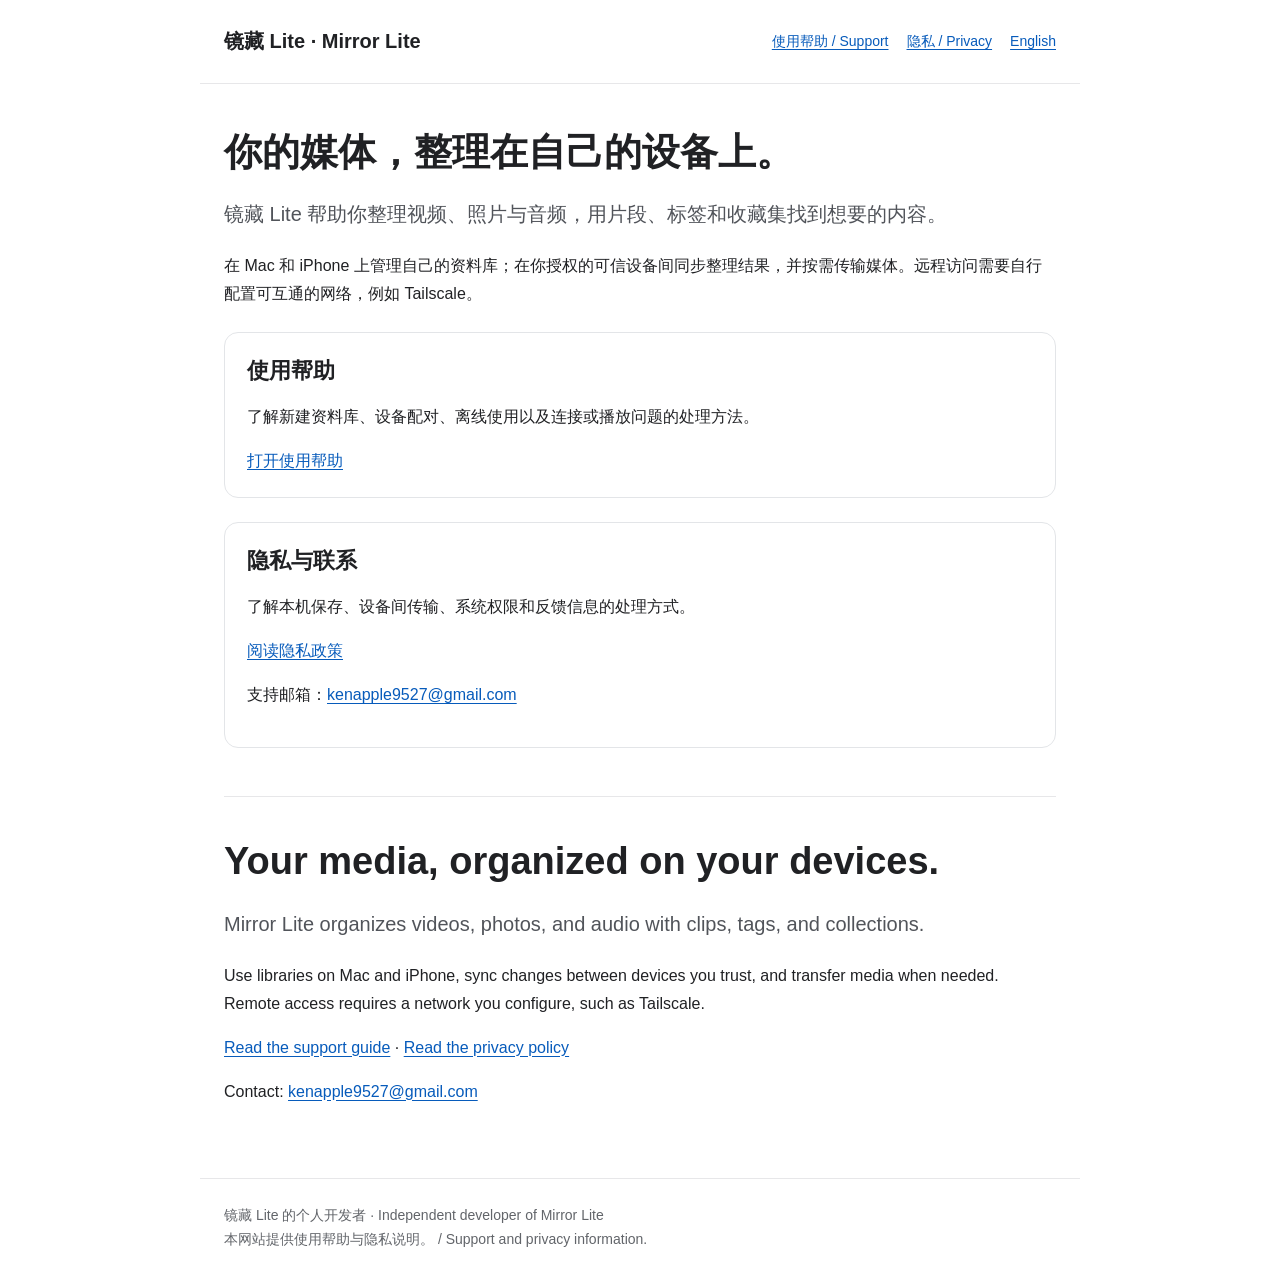
<file: docs/index.html>
<!doctype html>
<html lang="zh-CN"><head><meta charset="utf-8"><meta name="viewport" content="width=device-width, initial-scale=1"><title>镜藏 Lite · 帮助与隐私 / Mirror Lite Support</title><meta name="description" content="镜藏 Lite 的使用帮助、隐私政策与支持联系方式。Mirror Lite support and privacy information."><link rel="stylesheet" href="site.css"></head>
<body><header><a class="brand" href="index.html">镜藏 Lite · Mirror Lite</a><nav aria-label="导航"><a href="support.html">使用帮助 / Support</a><a href="privacy.html">隐私 / Privacy</a><a href="#english" lang="en">English</a></nav></header>
<main><h1>你的媒体，整理在自己的设备上。</h1><p class="lead">镜藏 Lite 帮助你整理视频、照片与音频，用片段、标签和收藏集找到想要的内容。</p><p>在 Mac 和 iPhone 上管理自己的资料库；在你授权的可信设备间同步整理结果，并按需传输媒体。远程访问需要自行配置可互通的网络，例如 Tailscale。</p>
<div class="card"><h2>使用帮助</h2><p>了解新建资料库、设备配对、离线使用以及连接或播放问题的处理方法。</p><a href="support.html">打开使用帮助</a></div>
<div class="card"><h2>隐私与联系</h2><p>了解本机保存、设备间传输、系统权限和反馈信息的处理方式。</p><p><a href="privacy.html">阅读隐私政策</a></p><p>支持邮箱：<a href="mailto:kenapple9527@gmail.com">kenapple9527@gmail.com</a></p></div>
<section id="english" class="language" lang="en"><h1>Your media, organized on your devices.</h1><p class="lead">Mirror Lite organizes videos, photos, and audio with clips, tags, and collections.</p><p>Use libraries on Mac and iPhone, sync changes between devices you trust, and transfer media when needed. Remote access requires a network you configure, such as Tailscale.</p><p><a href="support.html#english">Read the support guide</a> · <a href="privacy.html#english">Read the privacy policy</a></p><p>Contact: <a href="mailto:kenapple9527@gmail.com">kenapple9527@gmail.com</a></p></section></main>
<footer>镜藏 Lite 的个人开发者 · Independent developer of Mirror Lite<br>本网站提供使用帮助与隐私说明。 / Support and privacy information.</footer></body></html>
</file>
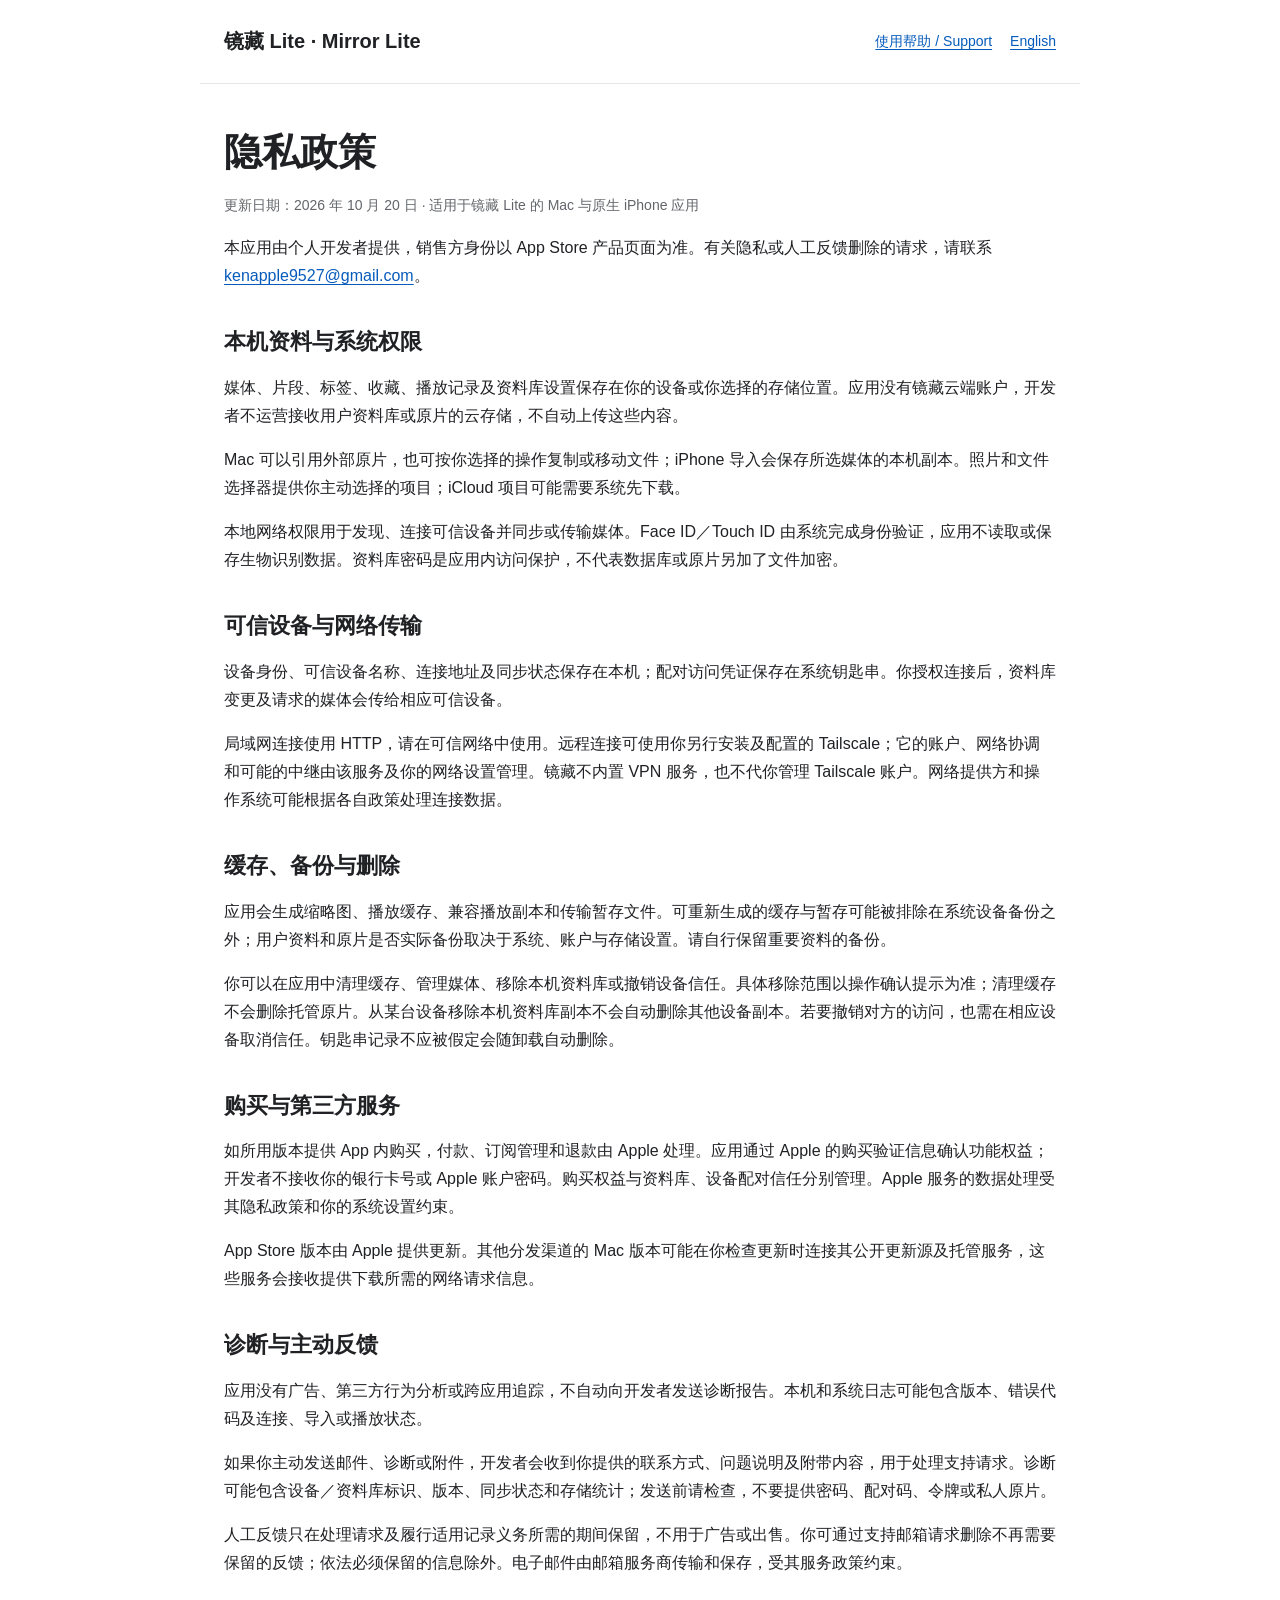
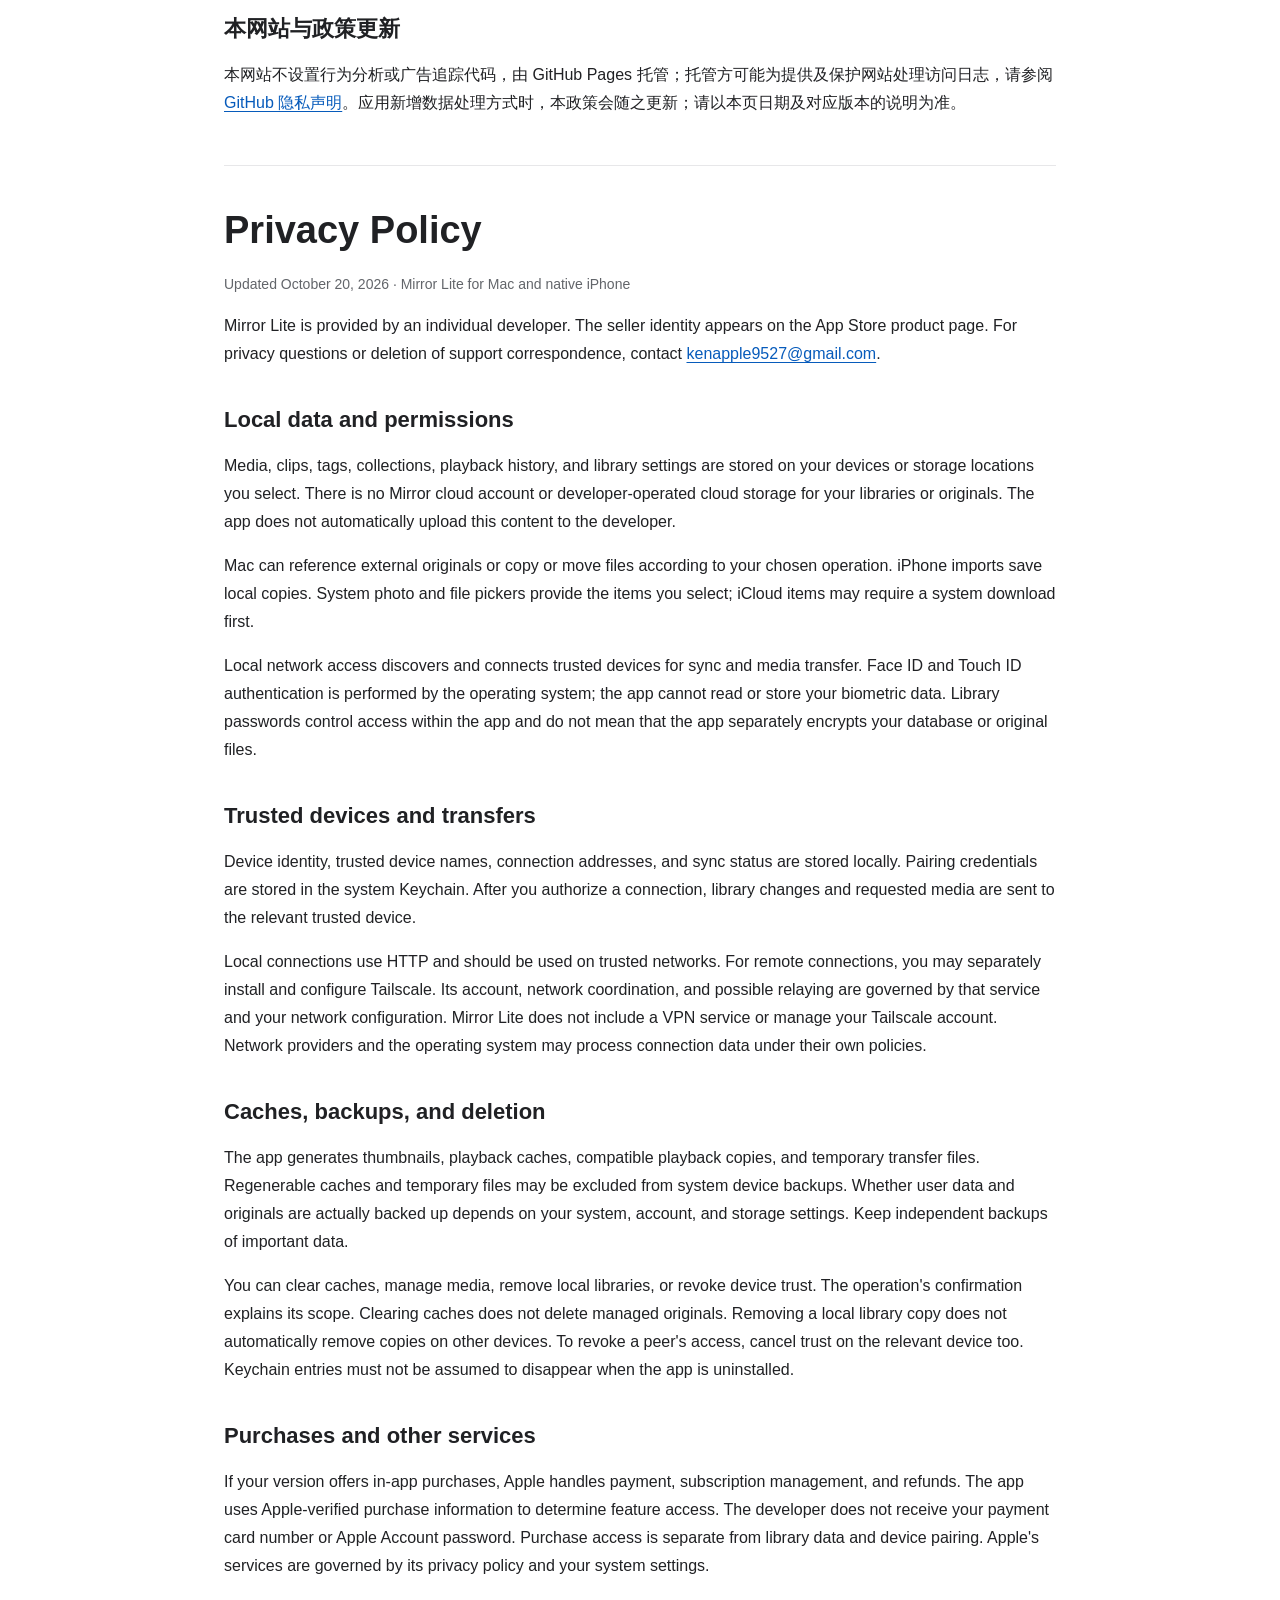
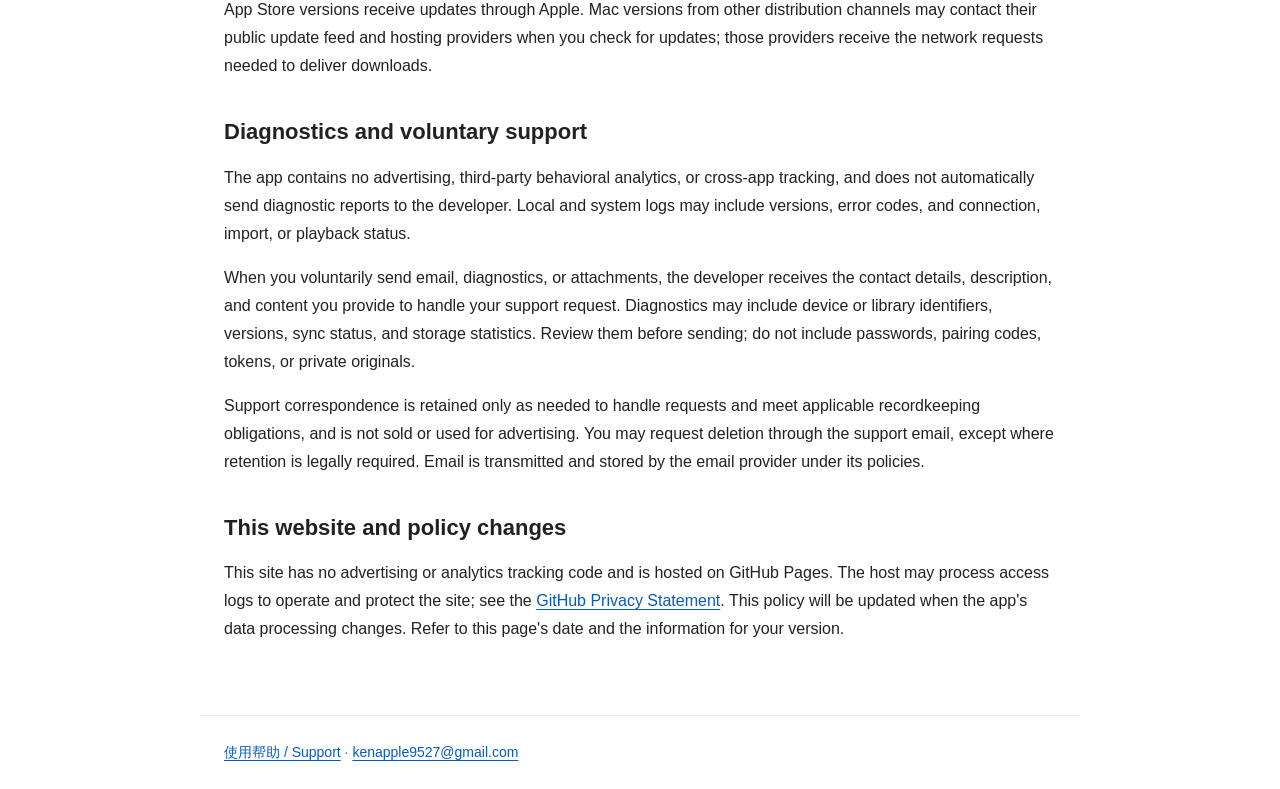
<file: docs/privacy.html>
<!doctype html>
<html lang="zh-CN"><head><meta charset="utf-8"><meta name="viewport" content="width=device-width, initial-scale=1"><title>隐私政策 / Privacy Policy · 镜藏 Lite</title><link rel="stylesheet" href="site.css"></head>
<body><header><a class="brand" href="index.html">镜藏 Lite · Mirror Lite</a><nav aria-label="导航"><a href="support.html">使用帮助 / Support</a><a href="#english" lang="en">English</a></nav></header>
<main><h1>隐私政策</h1><p class="muted">更新日期：2026 年 10 月 20 日 · 适用于镜藏 Lite 的 Mac 与原生 iPhone 应用</p><p>本应用由个人开发者提供，销售方身份以 App Store 产品页面为准。有关隐私或人工反馈删除的请求，请联系 <a href="mailto:kenapple9527@gmail.com">kenapple9527@gmail.com</a>。</p>
<h2>本机资料与系统权限</h2><p>媒体、片段、标签、收藏、播放记录及资料库设置保存在你的设备或你选择的存储位置。应用没有镜藏云端账户，开发者不运营接收用户资料库或原片的云存储，不自动上传这些内容。</p><p>Mac 可以引用外部原片，也可按你选择的操作复制或移动文件；iPhone 导入会保存所选媒体的本机副本。照片和文件选择器提供你主动选择的项目；iCloud 项目可能需要系统先下载。</p><p>本地网络权限用于发现、连接可信设备并同步或传输媒体。Face ID／Touch ID 由系统完成身份验证，应用不读取或保存生物识别数据。资料库密码是应用内访问保护，不代表数据库或原片另加了文件加密。</p>
<h2>可信设备与网络传输</h2><p>设备身份、可信设备名称、连接地址及同步状态保存在本机；配对访问凭证保存在系统钥匙串。你授权连接后，资料库变更及请求的媒体会传给相应可信设备。</p><p>局域网连接使用 HTTP，请在可信网络中使用。远程连接可使用你另行安装及配置的 Tailscale；它的账户、网络协调和可能的中继由该服务及你的网络设置管理。镜藏不内置 VPN 服务，也不代你管理 Tailscale 账户。网络提供方和操作系统可能根据各自政策处理连接数据。</p>
<h2>缓存、备份与删除</h2><p>应用会生成缩略图、播放缓存、兼容播放副本和传输暂存文件。可重新生成的缓存与暂存可能被排除在系统设备备份之外；用户资料和原片是否实际备份取决于系统、账户与存储设置。请自行保留重要资料的备份。</p><p>你可以在应用中清理缓存、管理媒体、移除本机资料库或撤销设备信任。具体移除范围以操作确认提示为准；清理缓存不会删除托管原片。从某台设备移除本机资料库副本不会自动删除其他设备副本。若要撤销对方的访问，也需在相应设备取消信任。钥匙串记录不应被假定会随卸载自动删除。</p>
<h2>购买与第三方服务</h2><p>如所用版本提供 App 内购买，付款、订阅管理和退款由 Apple 处理。应用通过 Apple 的购买验证信息确认功能权益；开发者不接收你的银行卡号或 Apple 账户密码。购买权益与资料库、设备配对信任分别管理。Apple 服务的数据处理受其隐私政策和你的系统设置约束。</p><p>App Store 版本由 Apple 提供更新。其他分发渠道的 Mac 版本可能在你检查更新时连接其公开更新源及托管服务，这些服务会接收提供下载所需的网络请求信息。</p>
<h2>诊断与主动反馈</h2><p>应用没有广告、第三方行为分析或跨应用追踪，不自动向开发者发送诊断报告。本机和系统日志可能包含版本、错误代码及连接、导入或播放状态。</p><p>如果你主动发送邮件、诊断或附件，开发者会收到你提供的联系方式、问题说明及附带内容，用于处理支持请求。诊断可能包含设备／资料库标识、版本、同步状态和存储统计；发送前请检查，不要提供密码、配对码、令牌或私人原片。</p><p>人工反馈只在处理请求及履行适用记录义务所需的期间保留，不用于广告或出售。你可通过支持邮箱请求删除不再需要保留的反馈；依法必须保留的信息除外。电子邮件由邮箱服务商传输和保存，受其服务政策约束。</p>
<h2>本网站与政策更新</h2><p>本网站不设置行为分析或广告追踪代码，由 GitHub Pages 托管；托管方可能为提供及保护网站处理访问日志，请参阅 <a href="https://docs.github.com/en/site-policy/privacy-policies/github-general-privacy-statement">GitHub 隐私声明</a>。应用新增数据处理方式时，本政策会随之更新；请以本页日期及对应版本的说明为准。</p>
<section id="english" class="language" lang="en"><h1>Privacy Policy</h1><p class="muted">Updated October 20, 2026 · Mirror Lite for Mac and native iPhone</p><p>Mirror Lite is provided by an individual developer. The seller identity appears on the App Store product page. For privacy questions or deletion of support correspondence, contact <a href="mailto:kenapple9527@gmail.com">kenapple9527@gmail.com</a>.</p>
<h2>Local data and permissions</h2><p>Media, clips, tags, collections, playback history, and library settings are stored on your devices or storage locations you select. There is no Mirror cloud account or developer-operated cloud storage for your libraries or originals. The app does not automatically upload this content to the developer.</p><p>Mac can reference external originals or copy or move files according to your chosen operation. iPhone imports save local copies. System photo and file pickers provide the items you select; iCloud items may require a system download first.</p><p>Local network access discovers and connects trusted devices for sync and media transfer. Face ID and Touch ID authentication is performed by the operating system; the app cannot read or store your biometric data. Library passwords control access within the app and do not mean that the app separately encrypts your database or original files.</p>
<h2>Trusted devices and transfers</h2><p>Device identity, trusted device names, connection addresses, and sync status are stored locally. Pairing credentials are stored in the system Keychain. After you authorize a connection, library changes and requested media are sent to the relevant trusted device.</p><p>Local connections use HTTP and should be used on trusted networks. For remote connections, you may separately install and configure Tailscale. Its account, network coordination, and possible relaying are governed by that service and your network configuration. Mirror Lite does not include a VPN service or manage your Tailscale account. Network providers and the operating system may process connection data under their own policies.</p>
<h2>Caches, backups, and deletion</h2><p>The app generates thumbnails, playback caches, compatible playback copies, and temporary transfer files. Regenerable caches and temporary files may be excluded from system device backups. Whether user data and originals are actually backed up depends on your system, account, and storage settings. Keep independent backups of important data.</p><p>You can clear caches, manage media, remove local libraries, or revoke device trust. The operation's confirmation explains its scope. Clearing caches does not delete managed originals. Removing a local library copy does not automatically remove copies on other devices. To revoke a peer's access, cancel trust on the relevant device too. Keychain entries must not be assumed to disappear when the app is uninstalled.</p>
<h2>Purchases and other services</h2><p>If your version offers in-app purchases, Apple handles payment, subscription management, and refunds. The app uses Apple-verified purchase information to determine feature access. The developer does not receive your payment card number or Apple Account password. Purchase access is separate from library data and device pairing. Apple's services are governed by its privacy policy and your system settings.</p><p>App Store versions receive updates through Apple. Mac versions from other distribution channels may contact their public update feed and hosting providers when you check for updates; those providers receive the network requests needed to deliver downloads.</p>
<h2>Diagnostics and voluntary support</h2><p>The app contains no advertising, third-party behavioral analytics, or cross-app tracking, and does not automatically send diagnostic reports to the developer. Local and system logs may include versions, error codes, and connection, import, or playback status.</p><p>When you voluntarily send email, diagnostics, or attachments, the developer receives the contact details, description, and content you provide to handle your support request. Diagnostics may include device or library identifiers, versions, sync status, and storage statistics. Review them before sending; do not include passwords, pairing codes, tokens, or private originals.</p><p>Support correspondence is retained only as needed to handle requests and meet applicable recordkeeping obligations, and is not sold or used for advertising. You may request deletion through the support email, except where retention is legally required. Email is transmitted and stored by the email provider under its policies.</p>
<h2>This website and policy changes</h2><p>This site has no advertising or analytics tracking code and is hosted on GitHub Pages. The host may process access logs to operate and protect the site; see the <a href="https://docs.github.com/en/site-policy/privacy-policies/github-general-privacy-statement">GitHub Privacy Statement</a>. This policy will be updated when the app's data processing changes. Refer to this page's date and the information for your version.</p></section></main>
<footer><a href="support.html">使用帮助 / Support</a> · <a href="mailto:kenapple9527@gmail.com">kenapple9527@gmail.com</a></footer></body></html>
</file>
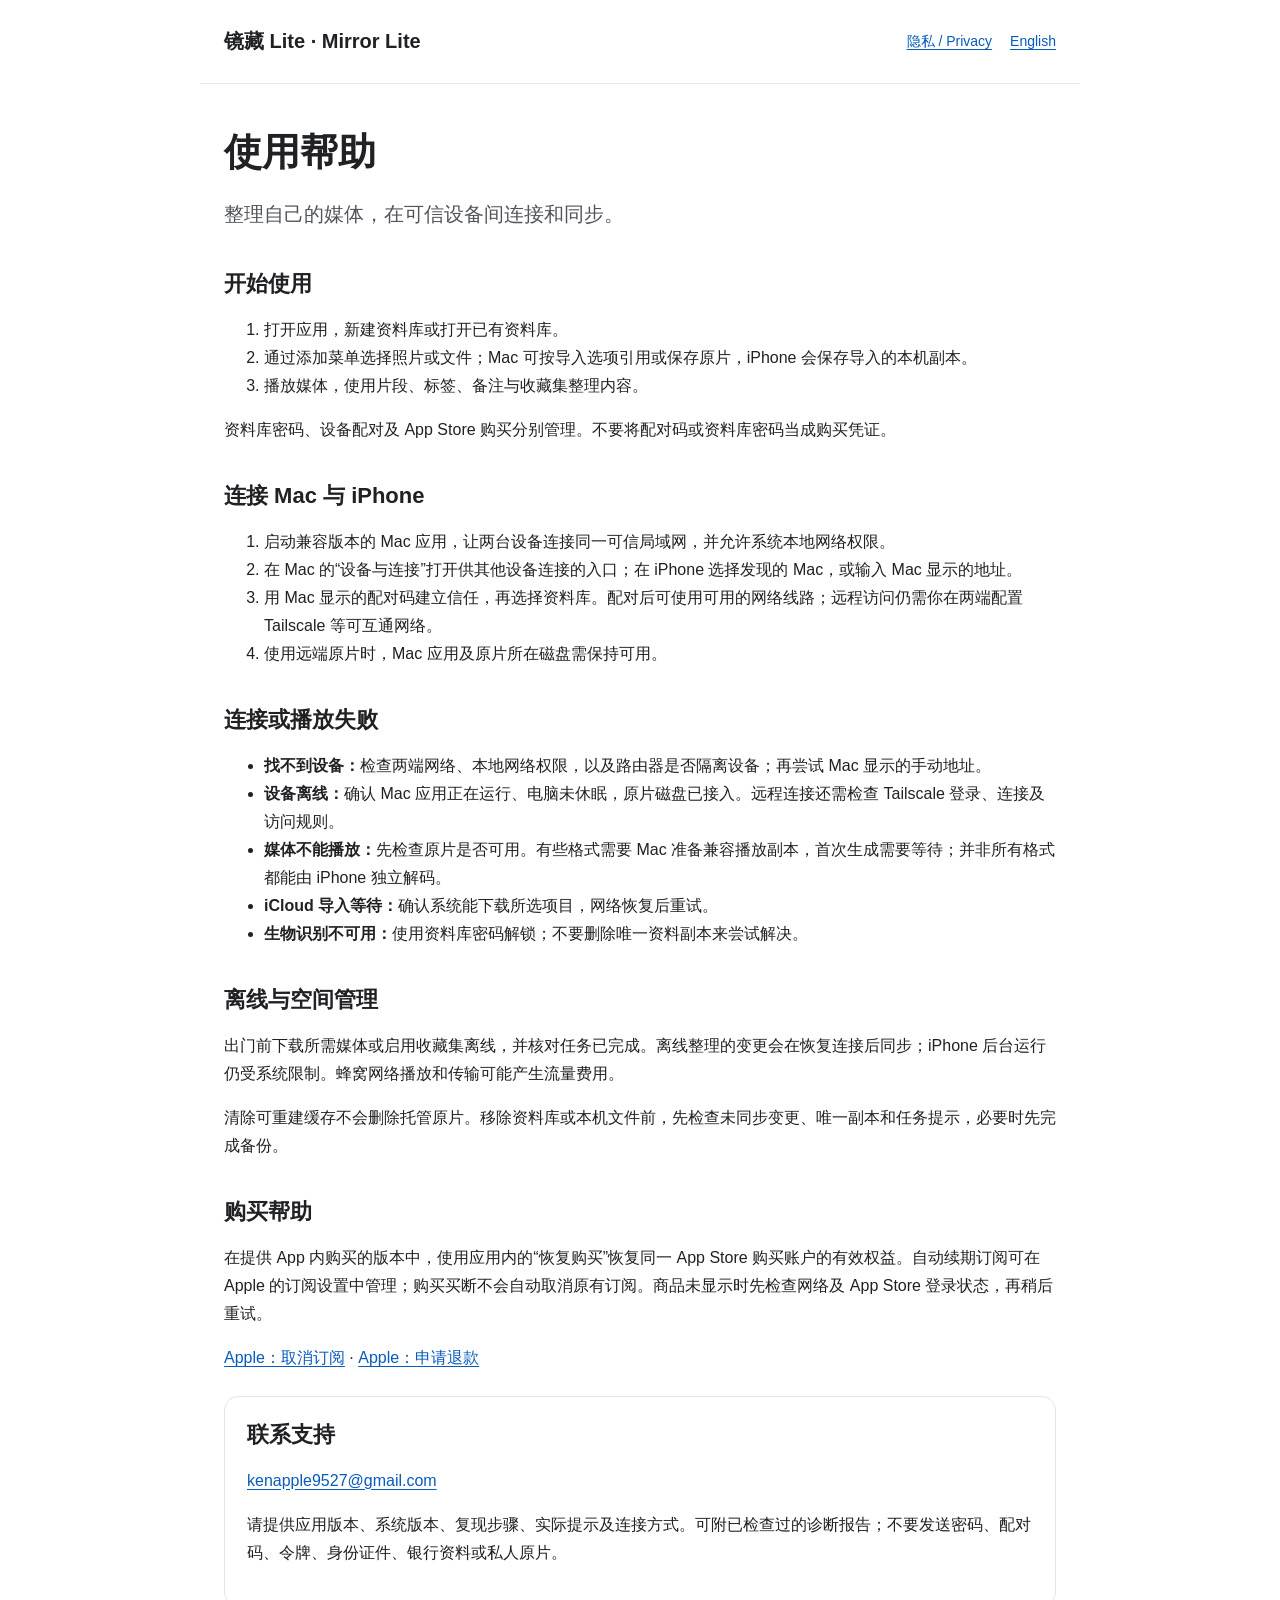
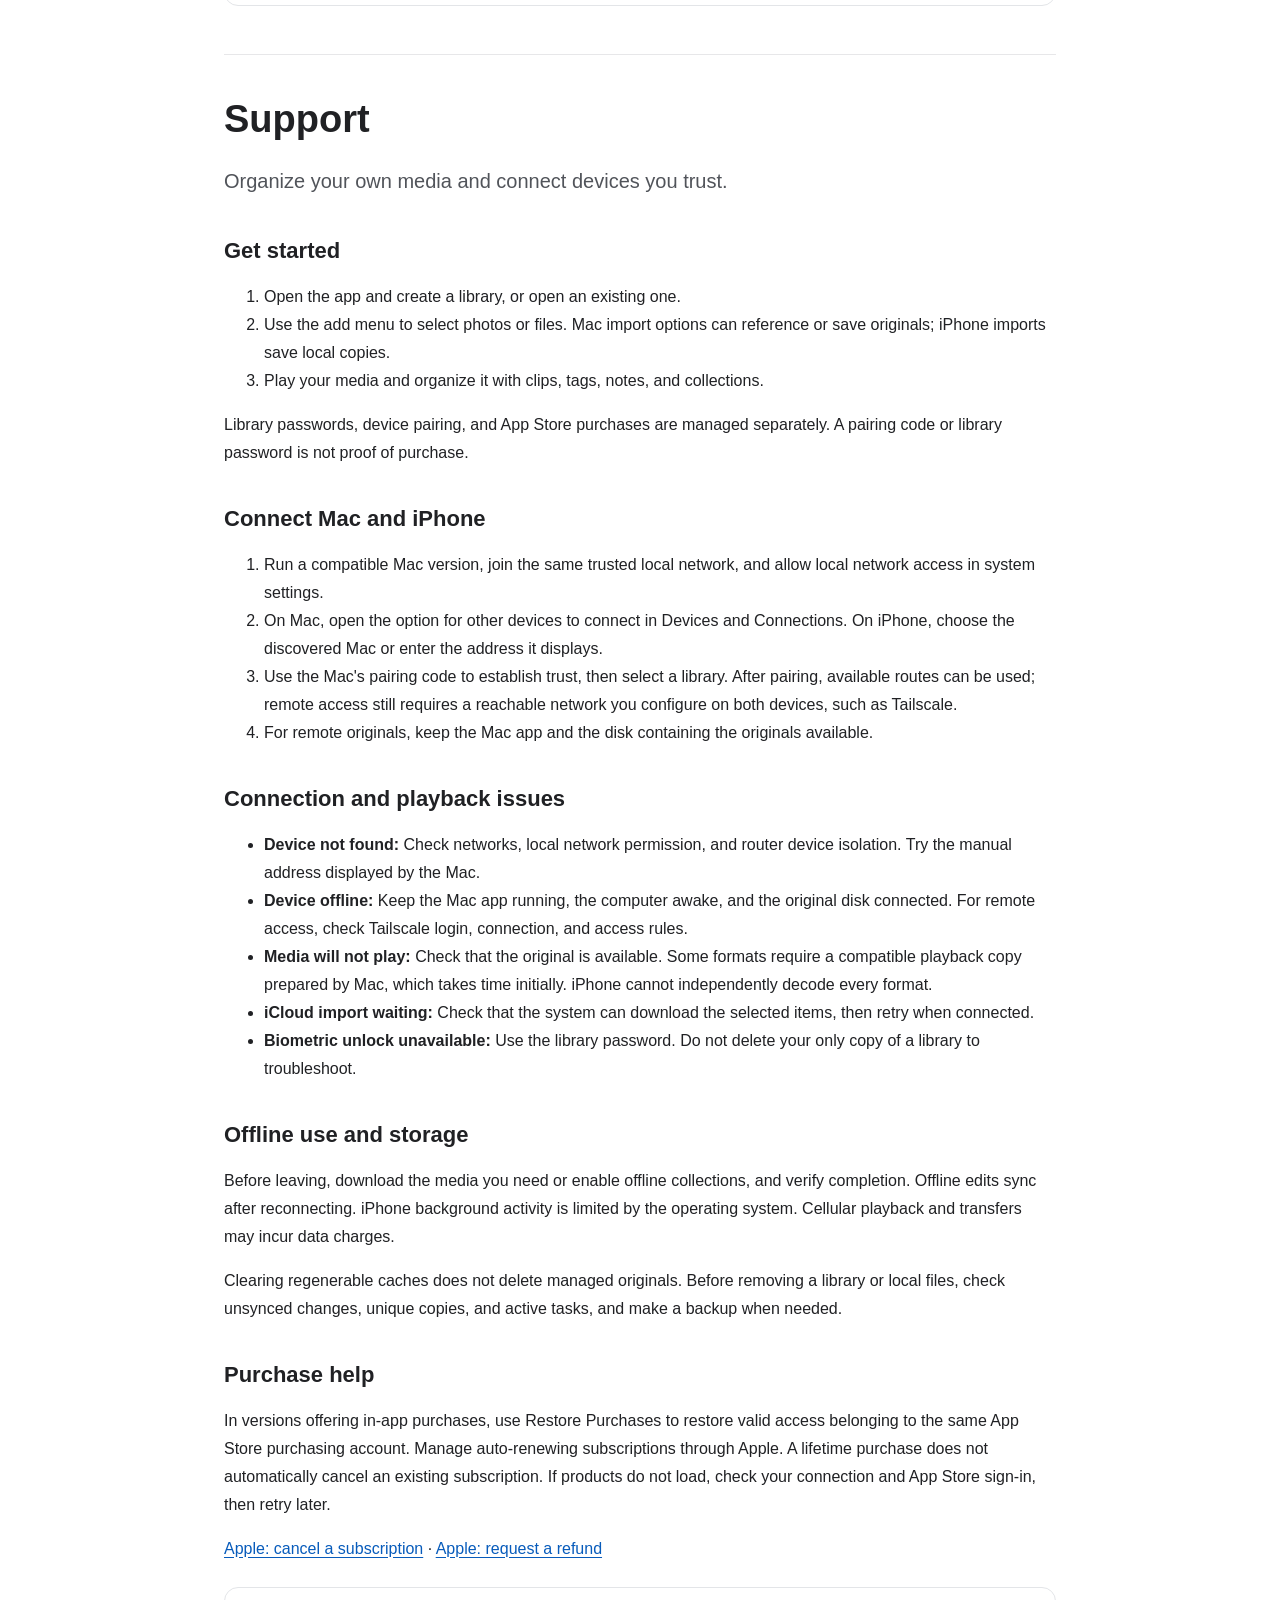
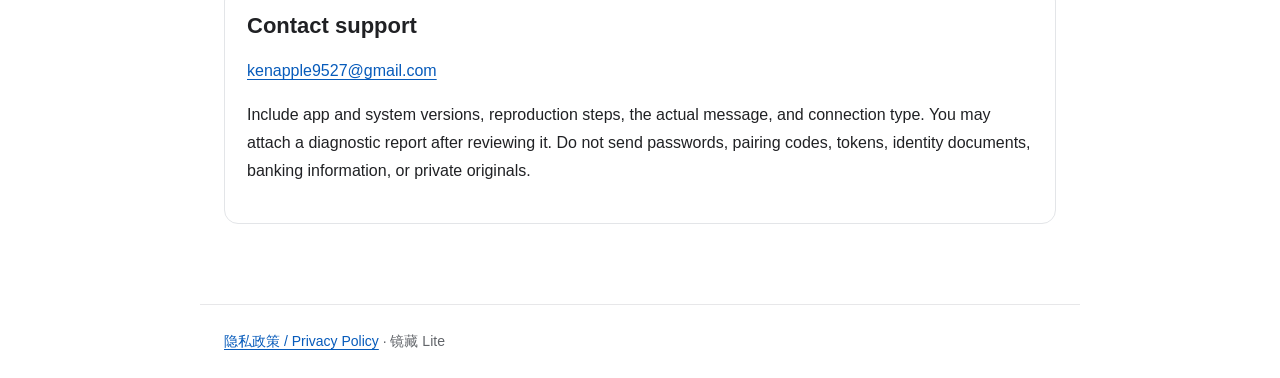
<file: docs/support.html>
<!doctype html>
<html lang="zh-CN"><head><meta charset="utf-8"><meta name="viewport" content="width=device-width, initial-scale=1"><title>使用帮助 / Support · 镜藏 Lite</title><link rel="stylesheet" href="site.css"></head>
<body><header><a class="brand" href="index.html">镜藏 Lite · Mirror Lite</a><nav aria-label="导航"><a href="privacy.html">隐私 / Privacy</a><a href="#english" lang="en">English</a></nav></header>
<main><h1>使用帮助</h1><p class="lead">整理自己的媒体，在可信设备间连接和同步。</p>
<h2>开始使用</h2><ol><li>打开应用，新建资料库或打开已有资料库。</li><li>通过添加菜单选择照片或文件；Mac 可按导入选项引用或保存原片，iPhone 会保存导入的本机副本。</li><li>播放媒体，使用片段、标签、备注与收藏集整理内容。</li></ol><p>资料库密码、设备配对及 App Store 购买分别管理。不要将配对码或资料库密码当成购买凭证。</p>
<h2>连接 Mac 与 iPhone</h2><ol><li>启动兼容版本的 Mac 应用，让两台设备连接同一可信局域网，并允许系统本地网络权限。</li><li>在 Mac 的“设备与连接”打开供其他设备连接的入口；在 iPhone 选择发现的 Mac，或输入 Mac 显示的地址。</li><li>用 Mac 显示的配对码建立信任，再选择资料库。配对后可使用可用的网络线路；远程访问仍需你在两端配置 Tailscale 等可互通网络。</li><li>使用远端原片时，Mac 应用及原片所在磁盘需保持可用。</li></ol>
<h2>连接或播放失败</h2><ul><li><strong>找不到设备：</strong>检查两端网络、本地网络权限，以及路由器是否隔离设备；再尝试 Mac 显示的手动地址。</li><li><strong>设备离线：</strong>确认 Mac 应用正在运行、电脑未休眠，原片磁盘已接入。远程连接还需检查 Tailscale 登录、连接及访问规则。</li><li><strong>媒体不能播放：</strong>先检查原片是否可用。有些格式需要 Mac 准备兼容播放副本，首次生成需要等待；并非所有格式都能由 iPhone 独立解码。</li><li><strong>iCloud 导入等待：</strong>确认系统能下载所选项目，网络恢复后重试。</li><li><strong>生物识别不可用：</strong>使用资料库密码解锁；不要删除唯一资料副本来尝试解决。</li></ul>
<h2>离线与空间管理</h2><p>出门前下载所需媒体或启用收藏集离线，并核对任务已完成。离线整理的变更会在恢复连接后同步；iPhone 后台运行仍受系统限制。蜂窝网络播放和传输可能产生流量费用。</p><p>清除可重建缓存不会删除托管原片。移除资料库或本机文件前，先检查未同步变更、唯一副本和任务提示，必要时先完成备份。</p>
<h2>购买帮助</h2><p>在提供 App 内购买的版本中，使用应用内的“恢复购买”恢复同一 App Store 购买账户的有效权益。自动续期订阅可在 Apple 的订阅设置中管理；购买买断不会自动取消原有订阅。商品未显示时先检查网络及 App Store 登录状态，再稍后重试。</p><p><a href="https://support.apple.com/118428">Apple：取消订阅</a> · <a href="https://support.apple.com/118223">Apple：申请退款</a></p>
<div class="card"><h2>联系支持</h2><p><a href="mailto:kenapple9527@gmail.com">kenapple9527@gmail.com</a></p><p>请提供应用版本、系统版本、复现步骤、实际提示及连接方式。可附已检查过的诊断报告；不要发送密码、配对码、令牌、身份证件、银行资料或私人原片。</p></div>
<section id="english" class="language" lang="en"><h1>Support</h1><p class="lead">Organize your own media and connect devices you trust.</p>
<h2>Get started</h2><ol><li>Open the app and create a library, or open an existing one.</li><li>Use the add menu to select photos or files. Mac import options can reference or save originals; iPhone imports save local copies.</li><li>Play your media and organize it with clips, tags, notes, and collections.</li></ol><p>Library passwords, device pairing, and App Store purchases are managed separately. A pairing code or library password is not proof of purchase.</p>
<h2>Connect Mac and iPhone</h2><ol><li>Run a compatible Mac version, join the same trusted local network, and allow local network access in system settings.</li><li>On Mac, open the option for other devices to connect in Devices and Connections. On iPhone, choose the discovered Mac or enter the address it displays.</li><li>Use the Mac's pairing code to establish trust, then select a library. After pairing, available routes can be used; remote access still requires a reachable network you configure on both devices, such as Tailscale.</li><li>For remote originals, keep the Mac app and the disk containing the originals available.</li></ol>
<h2>Connection and playback issues</h2><ul><li><strong>Device not found:</strong> Check networks, local network permission, and router device isolation. Try the manual address displayed by the Mac.</li><li><strong>Device offline:</strong> Keep the Mac app running, the computer awake, and the original disk connected. For remote access, check Tailscale login, connection, and access rules.</li><li><strong>Media will not play:</strong> Check that the original is available. Some formats require a compatible playback copy prepared by Mac, which takes time initially. iPhone cannot independently decode every format.</li><li><strong>iCloud import waiting:</strong> Check that the system can download the selected items, then retry when connected.</li><li><strong>Biometric unlock unavailable:</strong> Use the library password. Do not delete your only copy of a library to troubleshoot.</li></ul>
<h2>Offline use and storage</h2><p>Before leaving, download the media you need or enable offline collections, and verify completion. Offline edits sync after reconnecting. iPhone background activity is limited by the operating system. Cellular playback and transfers may incur data charges.</p><p>Clearing regenerable caches does not delete managed originals. Before removing a library or local files, check unsynced changes, unique copies, and active tasks, and make a backup when needed.</p>
<h2>Purchase help</h2><p>In versions offering in-app purchases, use Restore Purchases to restore valid access belonging to the same App Store purchasing account. Manage auto-renewing subscriptions through Apple. A lifetime purchase does not automatically cancel an existing subscription. If products do not load, check your connection and App Store sign-in, then retry later.</p><p><a href="https://support.apple.com/118428">Apple: cancel a subscription</a> · <a href="https://support.apple.com/118223">Apple: request a refund</a></p>
<div class="card"><h2>Contact support</h2><p><a href="mailto:kenapple9527@gmail.com">kenapple9527@gmail.com</a></p><p>Include app and system versions, reproduction steps, the actual message, and connection type. You may attach a diagnostic report after reviewing it. Do not send passwords, pairing codes, tokens, identity documents, banking information, or private originals.</p></div></section></main>
<footer><a href="privacy.html">隐私政策 / Privacy Policy</a> · 镜藏 Lite</footer></body></html>
</file>
<file: docs/site.css>
:root { color-scheme: light; font-family: -apple-system, BlinkMacSystemFont, "Segoe UI", sans-serif; color: #202124; background: #fff; line-height: 1.75; }
* { box-sizing: border-box; }
body { margin: 0; }
header, main, footer { max-width: 880px; margin: auto; padding: 24px; }
header { border-bottom: 1px solid #e7e7e9; display: flex; align-items: center; flex-wrap: wrap; gap: 20px; }
.brand { font-size: 20px; font-weight: 650; color: #202124; text-decoration: none; }
nav { display: flex; flex-wrap: wrap; gap: 18px; margin-left: auto; font-size: 14px; }
a { color: #075bbb; text-underline-offset: 3px; }
a:focus-visible { outline: 3px solid #075bbb; outline-offset: 5px; border-radius: 2px; }
main { padding-top: 44px; padding-bottom: 56px; }
h1 { font-size: clamp(28px, 5vw, 38px); line-height: 1.3; margin: 0 0 16px; }
h2 { font-size: 22px; line-height: 1.45; margin: 36px 0 12px; }
h3 { font-size: 18px; margin: 25px 0 8px; }
p, li { overflow-wrap: anywhere; }
.muted { color: #62656a; font-size: 14px; }
.lead { font-size: 20px; color: #51545a; }
.card { border: 1px solid #e3e5e8; border-radius: 14px; padding: 22px; margin: 24px 0; }
.card h2 { margin-top: 0; }
.language { border-top: 1px solid #e7e7e9; margin-top: 48px; padding-top: 40px; }
footer { border-top: 1px solid #e7e7e9; font-size: 14px; color: #62656a; }
@media (max-width: 560px) { header, main, footer { padding-left: 20px; padding-right: 20px; } nav { margin-left: 0; width: 100%; } .card { padding: 18px; } }
@media print { header nav { display: none; } main { padding: 0; } a { color: inherit; } }
</file>
